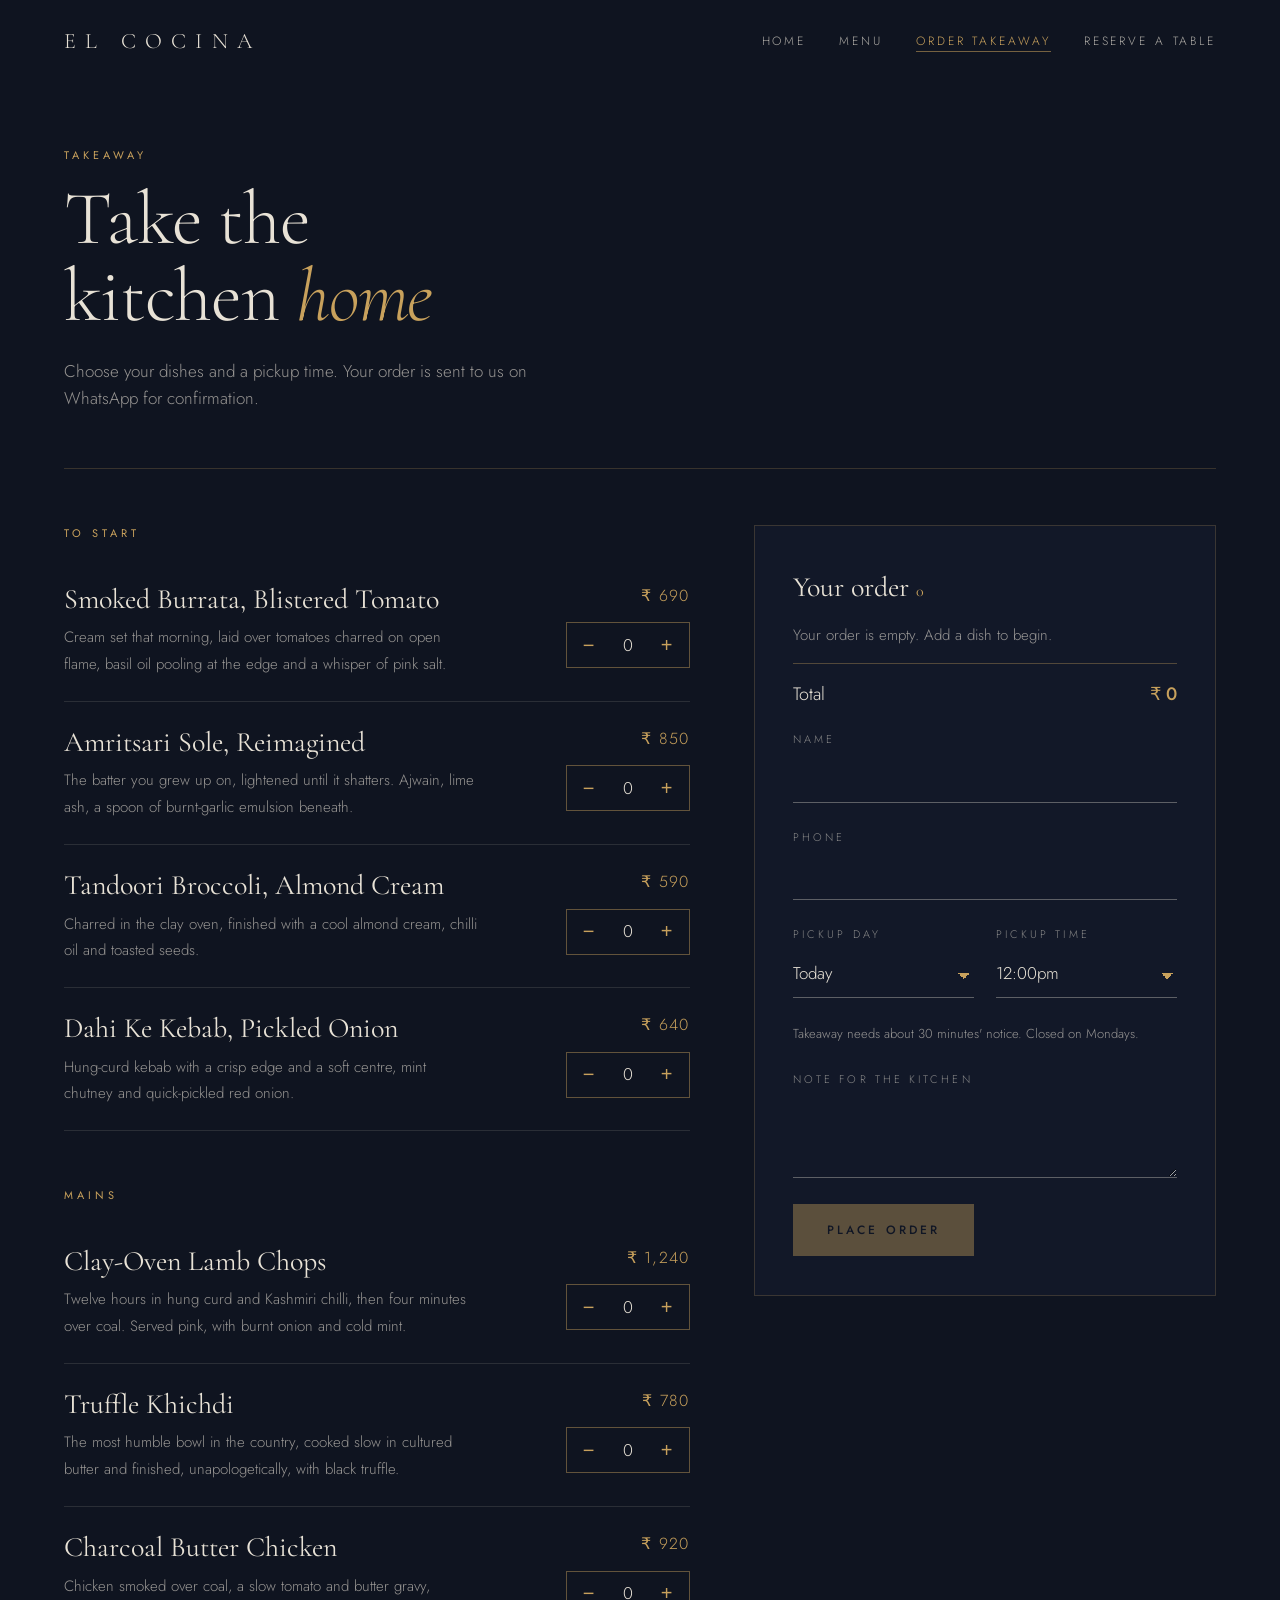
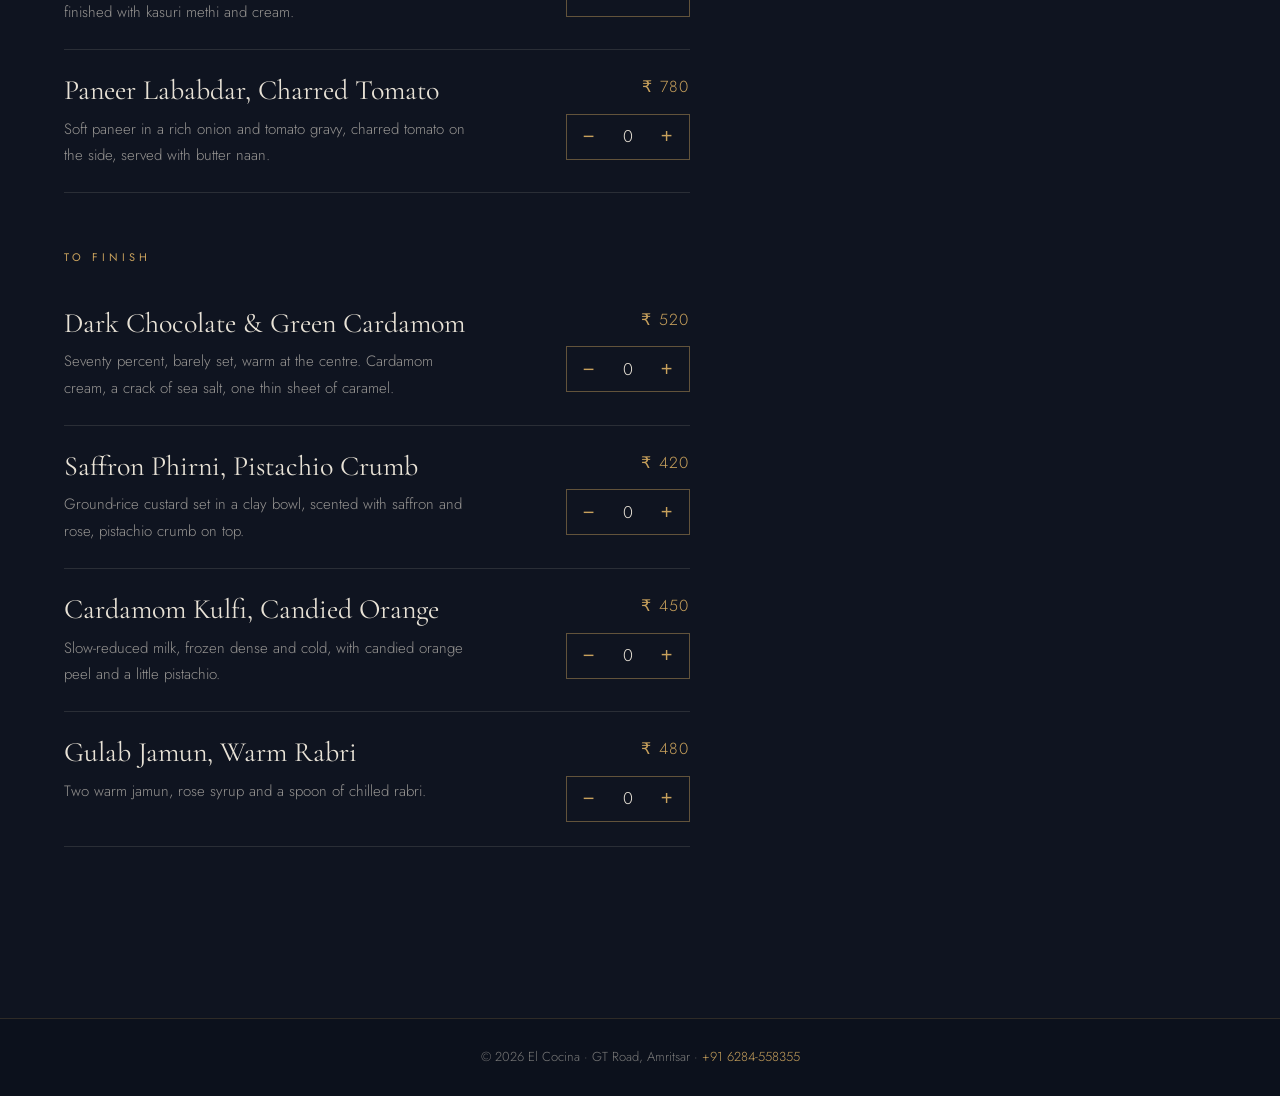
<file: order.html>
<!doctype html>
<html lang="en">
<head>
<meta charset="utf-8">
<meta name="viewport" content="width=device-width, initial-scale=1">
<title>Order takeaway — El Cocina, Amritsar</title>
<meta name="description" content="Order El Cocina takeaway: choose your dishes and a pickup time.">
<link rel="preconnect" href="https://fonts.googleapis.com"><link rel="preconnect" href="https://fonts.gstatic.com" crossorigin>
<link href="https://fonts.googleapis.com/css2?family=Cormorant+Garamond:ital,wght@0,300;0,400;0,500;1,300;1,400&family=Jost:wght@300;400;500&display=swap" rel="stylesheet">
<link rel="stylesheet" href="css/pages.css">
</head>
<body>
<header class="p-head"><a class="p-mark" href="index.html">El&nbsp;Cocina</a>
  <nav class="p-nav" aria-label="Main"><a href="index.html">Home</a><a href="index.html#carte">Menu</a><a href="order.html" aria-current="page">Order takeaway</a><a href="reserve.html">Reserve a table</a></nav></header>
<main class="p-main">
  <div class="p-intro">
    <p class="p-eyebrow">Takeaway</p>
    <h1 class="p-title">Take the kitchen <em>home</em></h1>
    <p class="p-lede">Choose your dishes and a pickup time. Your order is sent to us on WhatsApp for confirmation.</p>
  </div>
  <div class="p-grid">
    <div id="order-menu"></div>
    <div class="o-side">
      <div id="cart-box" class="p-card">
        <h2>Your order <span id="cart-count" style="font-size:16px;color:var(--gold)">0</span></h2>
        <ul class="o-cart" id="cart-lines"></ul>
        <div class="o-total"><span>Total</span><strong id="cart-total">₹ 0</strong></div>
        <form id="order-form" class="f-grid" novalidate>
          <label class="f-field f-wide"><span>Name</span><input class="f-control" name="name" type="text" autocomplete="name" required></label>
          <label class="f-field f-wide"><span>Phone</span><input class="f-control" name="phone" type="tel" autocomplete="tel" inputmode="tel" pattern="[0-9+\s\(\)\-]{8,}" required></label>
          <label class="f-field"><span>Pickup day</span><select class="f-control" name="day" required></select></label>
          <label class="f-field"><span>Pickup time</span><select class="f-control" name="time" required></select></label>
          <p class="f-hint f-wide" id="pickup-msg"></p>
          <label class="f-field f-wide"><span>Note for the kitchen</span><textarea class="f-control" name="note" rows="2"></textarea></label>
          <div class="f-wide"><button class="p-btn" type="submit" name="place" disabled>Place order</button></div>
        </form>
      </div>
      <div class="p-done" id="order-done" tabindex="-1" hidden>
        <p class="p-eyebrow">One last step</p>
        <h2>Send your order on WhatsApp</h2>
        <p id="order-summary"></p>
        <ol class="p-steps"><li>Tap the button below — your order opens in WhatsApp.</li><li>Press send. We confirm the order and pickup time.</li></ol>
        <p class="f-hint">Your order isn't with us until the message is sent.</p>
        <a class="p-btn" id="order-wa" href="#" target="_blank" rel="noopener">Send on WhatsApp</a>
        <a class="p-btn p-btn--ghost" href="tel:+916284558355">Or call +91 6284-558355</a>
      </div>
    </div>
  </div>
</main>
<footer class="p-foot">© 2026 El Cocina · GT Road, Amritsar · <a href="tel:+916284558355">+91 6284-558355</a></footer>
<script src="js/config.js"></script>
<script src="js/menu-data.js"></script>
<script src="js/booking.js"></script>
<script src="js/order.js"></script>
</body>
</html>
</file>
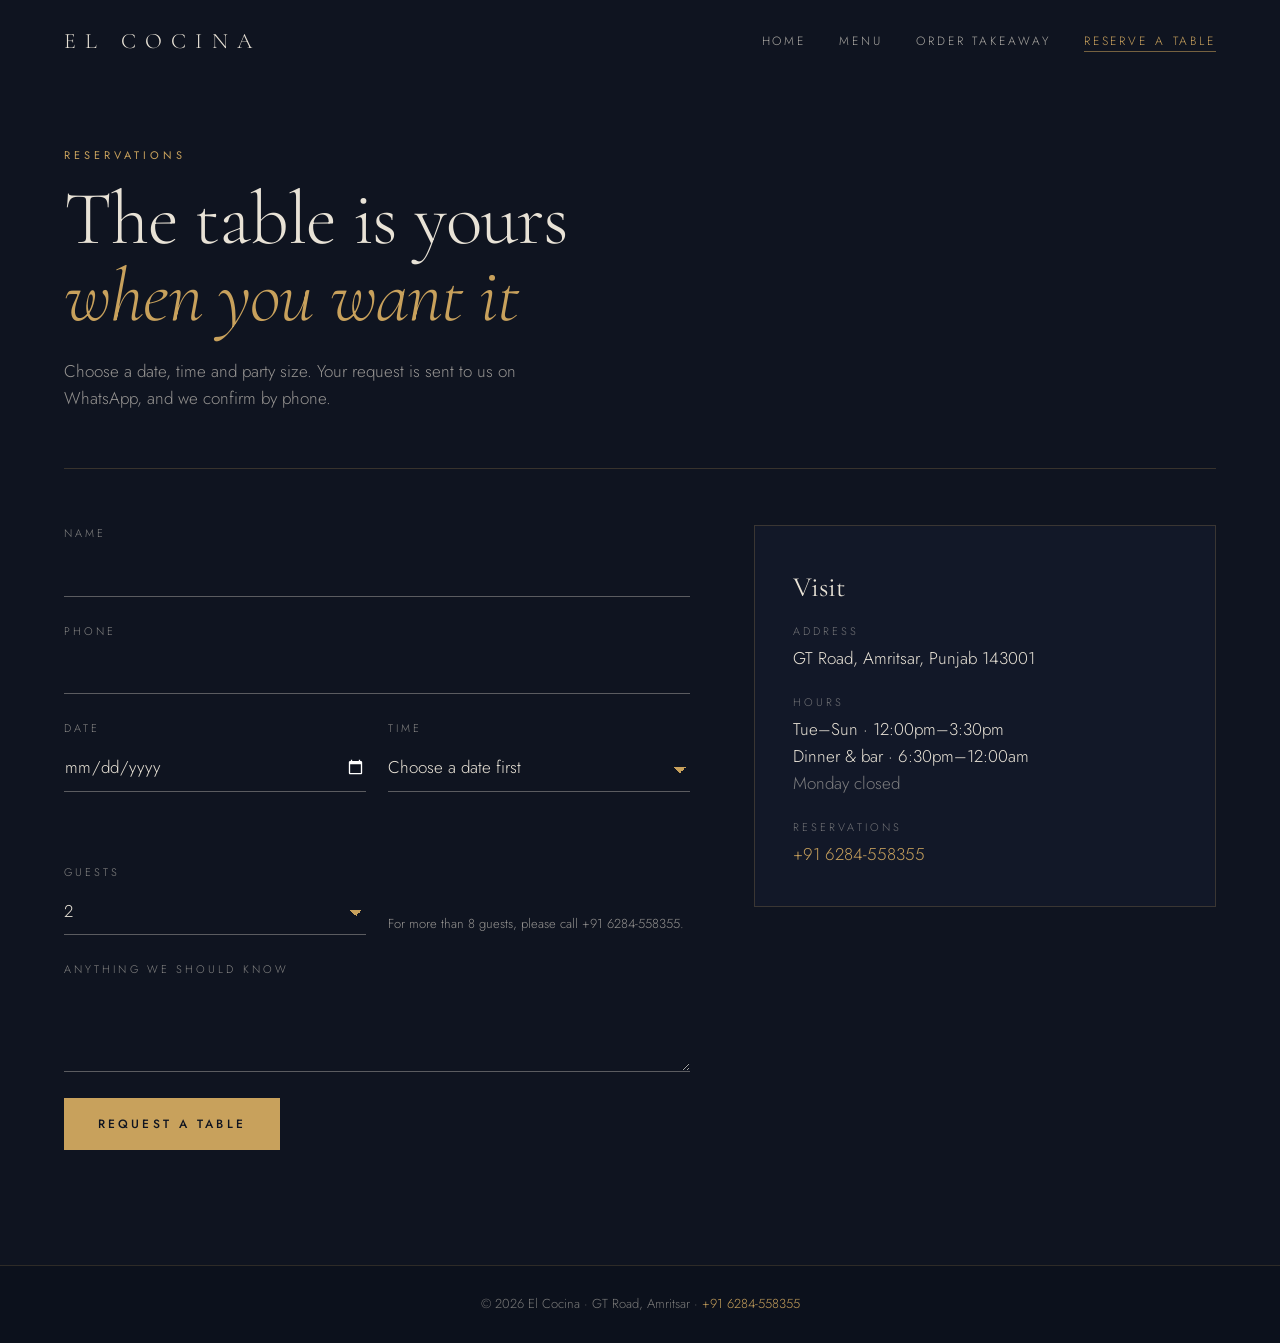
<file: reserve.html>
<!doctype html>
<html lang="en">
<head>
<meta charset="utf-8">
<meta name="viewport" content="width=device-width, initial-scale=1">
<title>Reserve a table — El Cocina, Amritsar</title>
<meta name="description" content="Reserve a table at El Cocina, GT Road, Amritsar. Lunch and dinner, Tuesday to Sunday.">
<link rel="preconnect" href="https://fonts.googleapis.com"><link rel="preconnect" href="https://fonts.gstatic.com" crossorigin>
<link href="https://fonts.googleapis.com/css2?family=Cormorant+Garamond:ital,wght@0,300;0,400;0,500;1,300;1,400&family=Jost:wght@300;400;500&display=swap" rel="stylesheet">
<link rel="stylesheet" href="css/pages.css">
</head>
<body>
<header class="p-head"><a class="p-mark" href="index.html">El&nbsp;Cocina</a>
  <nav class="p-nav" aria-label="Main"><a href="index.html">Home</a><a href="index.html#carte">Menu</a><a href="order.html">Order takeaway</a><a href="reserve.html" aria-current="page">Reserve a table</a></nav></header>
<main class="p-main">
  <div class="p-intro">
    <p class="p-eyebrow">Reservations</p>
    <h1 class="p-title">The table is yours <em>when you want it</em></h1>
    <p class="p-lede">Choose a date, time and party size. Your request is sent to us on WhatsApp, and we confirm by phone.</p>
  </div>
  <div class="p-grid">
    <div>
      <form id="reserve-form" class="f-grid" novalidate>
        <label class="f-field f-wide"><span>Name</span><input class="f-control" name="name" type="text" autocomplete="name" required></label>
        <label class="f-field f-wide"><span>Phone</span><input class="f-control" name="phone" type="tel" autocomplete="tel" inputmode="tel" pattern="[0-9+\s\(\)\-]{8,}" required></label>
        <label class="f-field"><span>Date</span><input class="f-control" name="date" type="date" required></label>
        <label class="f-field"><span>Time</span><select class="f-control" name="time" required></select></label>
        <p class="f-warn f-wide" id="time-msg" role="status"></p>
        <label class="f-field"><span>Guests</span><select class="f-control" name="guests"></select></label>
        <p class="f-hint" id="big-group" style="align-self:end"></p>
        <label class="f-field f-wide"><span>Anything we should know</span><textarea class="f-control" name="note" rows="3"></textarea></label>
        <div class="f-wide"><button class="p-btn" type="submit">Request a table</button></div>
      </form>
      <div class="p-done" id="reserve-done" tabindex="-1" hidden>
        <p class="p-eyebrow">One last step</p>
        <h2>Send it to us on WhatsApp</h2>
        <p id="reserve-summary"></p>
        <ol class="p-steps"><li>Tap the button below — a message with your details opens in WhatsApp.</li><li>Press send. We confirm your table by phone.</li></ol>
        <p class="f-hint">Your request isn't with us until the message is sent.</p>
        <a class="p-btn" id="reserve-wa" href="#" target="_blank" rel="noopener">Send on WhatsApp</a>
        <a class="p-btn p-btn--ghost" href="tel:+916284558355">Or call +91 6284-558355</a>
      </div>
    </div>
    <aside class="p-card">
      <h2>Visit</h2>
      <dl class="p-info">
        <div><dt>Address</dt><dd>GT Road, Amritsar, Punjab 143001</dd></div>
        <div><dt>Hours</dt><dd>Tue–Sun · 12:00pm–3:30pm<br>Dinner &amp; bar · 6:30pm–12:00am<br><span style="color:rgba(232,226,214,.5)">Monday closed</span></dd></div>
        <div><dt>Reservations</dt><dd><a href="tel:+916284558355">+91 6284-558355</a></dd></div>
      </dl>
    </aside>
  </div>
</main>
<footer class="p-foot">© 2026 El Cocina · GT Road, Amritsar · <a href="tel:+916284558355">+91 6284-558355</a></footer>
<script src="js/config.js"></script>
<script src="js/booking.js"></script>
<script src="js/reserve.js"></script>
</body>
</html>
</file>
<file: css/pages.css>
/* Reserve + takeaway pages — El Cocina's own look (navy, brass, Cormorant + Jost), from the design file */
:root { --navy: #0f1420; --navy-2: #121828; --navy-3: #0c111c; --gold: #c8a15c; --gold-2: #e2c48c; --ivory: #e8e2d6; --muted: rgba(232,226,214,.62); --line: rgba(232,226,214,.12); --pad: clamp(20px, 5vw, 64px); }
*, *::before, *::after { box-sizing: border-box; }
html { -webkit-text-size-adjust: 100%; }
body { margin: 0; background: var(--navy); color: var(--ivory); font-family: Jost, "Helvetica Neue", Helvetica, sans-serif; font-weight: 300; line-height: 1.6; -webkit-font-smoothing: antialiased; }
a { color: var(--gold); text-decoration: none; } a:hover { color: var(--gold-2); }
h1, h2, h3, p { margin: 0; }
:focus-visible { outline: 2px solid var(--gold); outline-offset: 3px; }
[hidden] { display: none !important; }

.p-head { display: flex; flex-wrap: wrap; align-items: center; justify-content: space-between; gap: 14px 20px; max-width: 1320px; margin: 0 auto; padding: 24px var(--pad); }
.p-mark { font-family: "Cormorant Garamond", Georgia, serif; font-size: clamp(16px, 2.4vw, 22px); letter-spacing: clamp(.2em, 1.4vw, .42em); text-transform: uppercase; color: var(--ivory); }
.p-nav { display: flex; flex-wrap: wrap; gap: 12px clamp(16px, 2.6vw, 34px); font-size: 12px; letter-spacing: .24em; text-transform: uppercase; }
.p-nav a { color: rgba(232,226,214,.72); } .p-nav a[aria-current] { color: var(--gold); border-bottom: 1px solid rgba(200,161,92,.55); }
.p-nav a:hover { color: var(--ivory); }

.p-main { max-width: 1320px; margin: 0 auto; padding: clamp(24px, 5vw, 64px) var(--pad) clamp(64px, 9vw, 120px); }
.p-eyebrow { font-size: 11px; letter-spacing: .36em; text-transform: uppercase; color: var(--gold); font-weight: 400; margin-bottom: 16px; }
.p-title { font-family: "Cormorant Garamond", Georgia, serif; font-weight: 300; font-size: clamp(38px, 6vw, 76px); line-height: 1.02; letter-spacing: -.015em; max-width: 16ch; text-wrap: balance; }
.p-title em { color: var(--gold); font-style: italic; }
.p-lede { margin-top: 22px; max-width: 52ch; font-size: clamp(15px, 1.5vw, 17px); color: var(--muted); }
.p-intro { padding-bottom: clamp(32px, 5vw, 56px); border-bottom: 1px solid rgba(200,161,92,.22); margin-bottom: clamp(32px, 5vw, 56px); }
.p-grid { display: grid; grid-template-columns: minmax(0, 1.15fr) minmax(0, .85fr); gap: clamp(32px, 5vw, 80px); align-items: start; }

.p-btn { display: inline-flex; align-items: center; justify-content: center; min-height: 52px; padding: 0 34px; border: 0; background: var(--gold); color: var(--navy); font: 500 12px/1 Jost, sans-serif; letter-spacing: .26em; text-transform: uppercase; cursor: pointer; transition: background .25s; }
.p-btn:hover { background: var(--gold-2); color: var(--navy); }
.p-btn[disabled] { opacity: .4; cursor: not-allowed; }
.p-btn--ghost { background: transparent; color: var(--gold); border: 1px solid rgba(200,161,92,.55); } .p-btn--ghost:hover { background: rgba(200,161,92,.12); color: var(--gold-2); }

.f-grid { display: grid; grid-template-columns: 1fr 1fr; gap: 26px 22px; }
.f-wide { grid-column: 1 / -1; }
.f-field { display: grid; gap: 6px; }
.f-field > span { font-size: 11px; letter-spacing: .28em; text-transform: uppercase; color: rgba(232,226,214,.55); }
.f-control { width: 100%; min-height: 48px; padding: 10px 0; border: 0; border-bottom: 1px solid rgba(232,226,214,.35); border-radius: 0; background: transparent; color: var(--ivory); font: 300 17px/1.3 Jost, sans-serif; appearance: none; color-scheme: dark; }
.f-control:focus { outline: 0; border-bottom-color: var(--gold); }
textarea.f-control { min-height: 84px; resize: vertical; }
select.f-control { background-image: linear-gradient(45deg, transparent 50%, var(--gold) 50%), linear-gradient(-45deg, transparent 50%, var(--gold) 50%); background-size: 6px 6px; background-position: calc(100% - 10px) 55%, calc(100% - 4px) 55%; background-repeat: no-repeat; padding-right: 24px; }
select.f-control option, select.f-control optgroup { background: var(--navy-2); color: var(--ivory); }
.f-hint { font-size: 13px; color: var(--muted); }
.f-warn { font-size: 14px; color: var(--gold-2); min-height: 1.4em; }

.p-card { padding: clamp(22px, 3vw, 40px); background: var(--navy-2); border: 1px solid rgba(200,161,92,.22); }
.p-card h2 { font-family: "Cormorant Garamond", Georgia, serif; font-weight: 400; font-size: 28px; margin-bottom: 14px; }
.p-info { display: grid; gap: 22px; margin: 0; }
.p-info dt { font-size: 11px; letter-spacing: .28em; text-transform: uppercase; color: rgba(232,226,214,.45); margin-bottom: 4px; }
.p-info dd { margin: 0; font-size: 17px; }
.p-done { padding: clamp(24px, 4vw, 48px); border: 1px solid rgba(200,161,92,.45); background: var(--navy-2); display: grid; gap: 18px; justify-items: start; }
.p-done h2 { font-family: "Cormorant Garamond", Georgia, serif; font-weight: 300; font-size: clamp(30px, 4vw, 48px); line-height: 1.1; }
.p-done:focus { outline: 0; }
.p-steps { margin: 0; padding-left: 1.2em; color: var(--muted); } .p-steps li { margin: 4px 0; }

.o-course { margin-bottom: clamp(32px, 5vw, 56px); }
.o-item { display: flex; justify-content: space-between; gap: 24px; align-items: flex-start; padding: 24px 0; border-bottom: 1px solid var(--line); }
.o-item h3 { font-family: "Cormorant Garamond", Georgia, serif; font-weight: 400; font-size: clamp(22px, 2.6vw, 28px); line-height: 1.2; margin-bottom: 8px; }
.o-item p { color: var(--muted); font-size: 15px; line-height: 1.75; max-width: 46ch; }
.o-buy { display: grid; gap: 14px; justify-items: end; flex: none; }
.o-price { color: var(--gold); letter-spacing: .08em; white-space: nowrap; }
.o-qty { display: inline-flex; align-items: center; border: 1px solid rgba(200,161,92,.45); }
.o-qty button { width: 44px; height: 44px; border: 0; background: transparent; color: var(--gold); font-size: 20px; cursor: pointer; } .o-qty button:hover { background: rgba(200,161,92,.14); }
.o-qty output { min-width: 34px; text-align: center; font-size: 17px; }
.o-side { position: sticky; top: 20px; display: grid; gap: 24px; }
.o-cart { padding: 0; margin: 0; list-style: none; display: grid; gap: 10px; }
.o-cart li { display: flex; justify-content: space-between; gap: 16px; font-size: 15px; }
.o-cart .o-empty { color: var(--muted); }
.o-total { display: flex; justify-content: space-between; padding: 16px 0 22px; margin-top: 16px; border-top: 1px solid rgba(200,161,92,.35); font-size: 18px; }
.o-total strong { font-weight: 500; color: var(--gold); }
.p-foot { border-top: 1px solid rgba(200,161,92,.18); background: var(--navy-3); padding: 28px var(--pad); font-size: 13px; color: rgba(232,226,214,.5); text-align: center; }

@media (max-width: 879.98px) { .p-grid { grid-template-columns: 1fr; } .o-side { position: static; } }
@media (max-width: 479.98px) { .f-grid { grid-template-columns: 1fr; } .o-item { flex-direction: column; } .o-buy { justify-items: start; grid-auto-flow: column; align-items: center; gap: 22px; } }
@media (prefers-reduced-motion: reduce) { * { transition: none !important; } }
</file>
